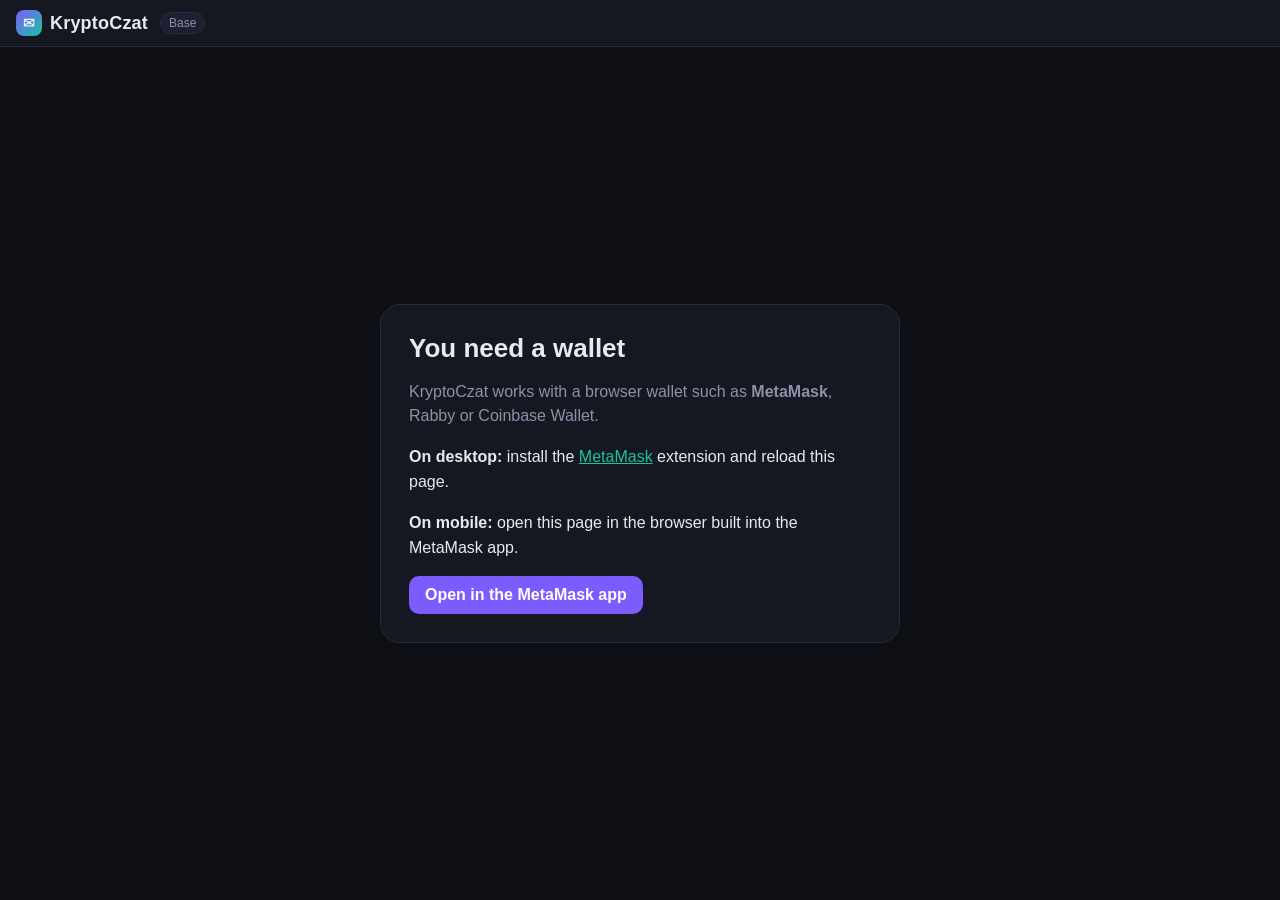
<file: index.html>
<!DOCTYPE html>
<html lang="en">
<head>
<meta charset="utf-8">
<meta name="viewport" content="width=device-width, initial-scale=1, viewport-fit=cover">
<title>KryptoCzat – wallet-to-wallet messages</title>
<meta name="description" content="Send an encrypted message to any crypto wallet address. Base network, paid in USDC.">
<meta name="theme-color" content="#151821">
<link rel="icon" href="data:image/svg+xml,%3Csvg xmlns='http://www.w3.org/2000/svg' viewBox='0 0 32 32'%3E%3Crect width='32' height='32' rx='8' fill='%237c5cff'/%3E%3Cpath d='M8 10h16v10H14l-5 4v-4H8z' fill='white'/%3E%3C/svg%3E">
<link rel="stylesheet" href="css/style.css">
</head>
<body>
<header class="top">
  <div class="logo"><span class="dot">✉</span>KryptoCzat</div>
  <span class="badge" id="netBadge">Base</span>
  <span class="spacer"></span>
  <div id="topUser" class="hidden" style="display:flex;align-items:center;gap:8px">
    <span class="muted hide-sm" id="usdcBal" style="font-size:13px"></span>
    <div class="chip" id="accountChip" title="Your wallet"><span class="avatar" id="meAvatar"></span><span class="mono addr-text" id="meAddr"></span></div>
    <div class="top-actions">
      <button class="ghost small" id="btnMyLink" title="Copy a link people can use to message you">🔗<span class="hide-sm"> My link</span></button>
      <button class="ghost small hidden" id="btnAdmin">⚙<span class="hide-sm"> Admin</span></button>
    </div>
  </div>
</header>

<!-- loading -->
<section class="center" id="scrLoading"><div class="muted"><span class="spinner"></span>Loading…</div></section>

<!-- no wallet -->
<section class="center hidden" id="scrNoWallet">
  <div class="card">
    <h1>You need a wallet</h1>
    <p class="muted">KryptoCzat works with a browser wallet such as <b>MetaMask</b>, Rabby or Coinbase Wallet.</p>
    <p><b>On desktop:</b> install the <a href="https://metamask.io/download/" target="_blank" rel="noopener">MetaMask</a> extension and reload this page.</p>
    <p><b>On mobile:</b> open this page in the browser built into the MetaMask app.</p>
    <a id="mmDeepLink" href="#"><button>Open in the MetaMask app</button></a>
  </div>
</section>

<!-- contract not deployed yet -->
<section class="center hidden" id="scrNotDeployed">
  <div class="card">
    <h1>KryptoCzat is not live yet</h1>
    <p class="muted">The KryptoCzat contract has not been deployed on <b class="netName"></b> yet. Launching is a one-time step that takes a minute.</p>
    <a id="setupLink" href="setup.html"><button>Go to setup</button></a>
  </div>
</section>

<!-- connect wallet -->
<section class="center hidden" id="scrConnect">
  <div class="card">
    <h1>Wallet-to-wallet messages</h1>
    <p class="muted">Message any address on Base. Messages are end-to-end encrypted and stored on-chain – only the sender and the recipient can read them.</p>
    <div class="prices">
      <div class="price"><span class="muted">Send</span><b id="pPrice">0,50 USDC</b></div>
      <div class="price"><span class="muted">Read</span><b>free</b></div>
    </div>
    <button id="btnConnect" style="width:100%">Connect wallet</button>
    <ol class="steps">
      <li>Connect your wallet (MetaMask) – Base is selected automatically.</li>
      <li>Sign a message to unlock your inbox (free).</li>
      <li>To send, you need some USDC and a little ETH for gas on Base.</li>
    </ol>
  </div>
</section>

<!-- unlock -->
<section class="center hidden" id="scrUnlock">
  <div class="card">
    <h1>Unlock your inbox</h1>
    <p class="muted">Your wallet will ask for a signature. It is free and sends no transaction – the signature restores your private encryption key. You sign again on each visit.</p>
    <button id="btnUnlock" style="width:100%">Sign and unlock</button>
    <p class="muted" style="font-size:13px;margin-bottom:0">Connected: <span class="mono" id="unlockAddr"></span></p>
  </div>
</section>

<!-- app -->
<main class="app hidden" id="scrApp">
  <aside class="sidebar">
    <div class="side-head">
      <button id="btnNew" style="flex:1">＋ New chat</button>
      <button class="ghost" id="btnRefresh" title="Refresh">⟳</button>
    </div>
    <div class="newchat hidden" id="newChat">
      <input id="newAddr" placeholder="Wallet address 0x…" autocomplete="off" spellcheck="false">
      <div class="row"><button class="small" id="newGo" style="flex:1">Open chat</button><button class="ghost small" id="newCancel">Cancel</button></div>
    </div>
    <div id="keyBanner" class="banner hidden">
      Your inbox is not activated yet – others can only send you public messages. It activates automatically with your first message, or right now (gas only, a fraction of a cent).
      <br><button class="small teal" id="btnActivate">Activate inbox</button>
    </div>
    <div class="convos" id="convos"></div>
  </aside>
  <section class="chat" id="chat">
    <div class="placeholder" id="chatPlaceholder">Pick a chat or start a new one.<br>Share “My link” so people can easily message you.</div>
    <div class="chat-head hidden" id="chatHead">
      <button class="ghost small back" id="btnBack">←</button>
      <span class="avatar" id="peerAvatar"></span>
      <div style="min-width:0;flex:1">
        <div class="title mono" id="peerAddr"></div>
        <div class="sub" id="peerSub"></div>
      </div>
      <button class="ghost small" id="btnCopyPeer" title="Copy address">⧉</button>
    </div>
    <div class="messages hidden" id="messages"></div>
    <div class="composer hidden" id="composer">
      <textarea id="msgInput" rows="1" placeholder="Write a message…" maxlength="2000"></textarea>
      <button class="send" id="btnSend">Send<span class="hide-sm"> · <span id="sendPriceLbl">0,50 USDC</span></span></button>
    </div>
    <div class="composer-info hidden" id="composerInfo"></div>
  </section>
</main>

<div class="toasts" id="toasts"></div>
<div id="modalRoot"></div>

<script src="lib/ethers.umd.min.js"></script>
<script src="lib/nacl-fast.min.js"></script>
<script src="js/config.js"></script>
<script src="js/chatcrypto.js"></script>
<script src="js/common.js"></script>
<script src="js/app.js"></script>
</body>
</html>
</file>
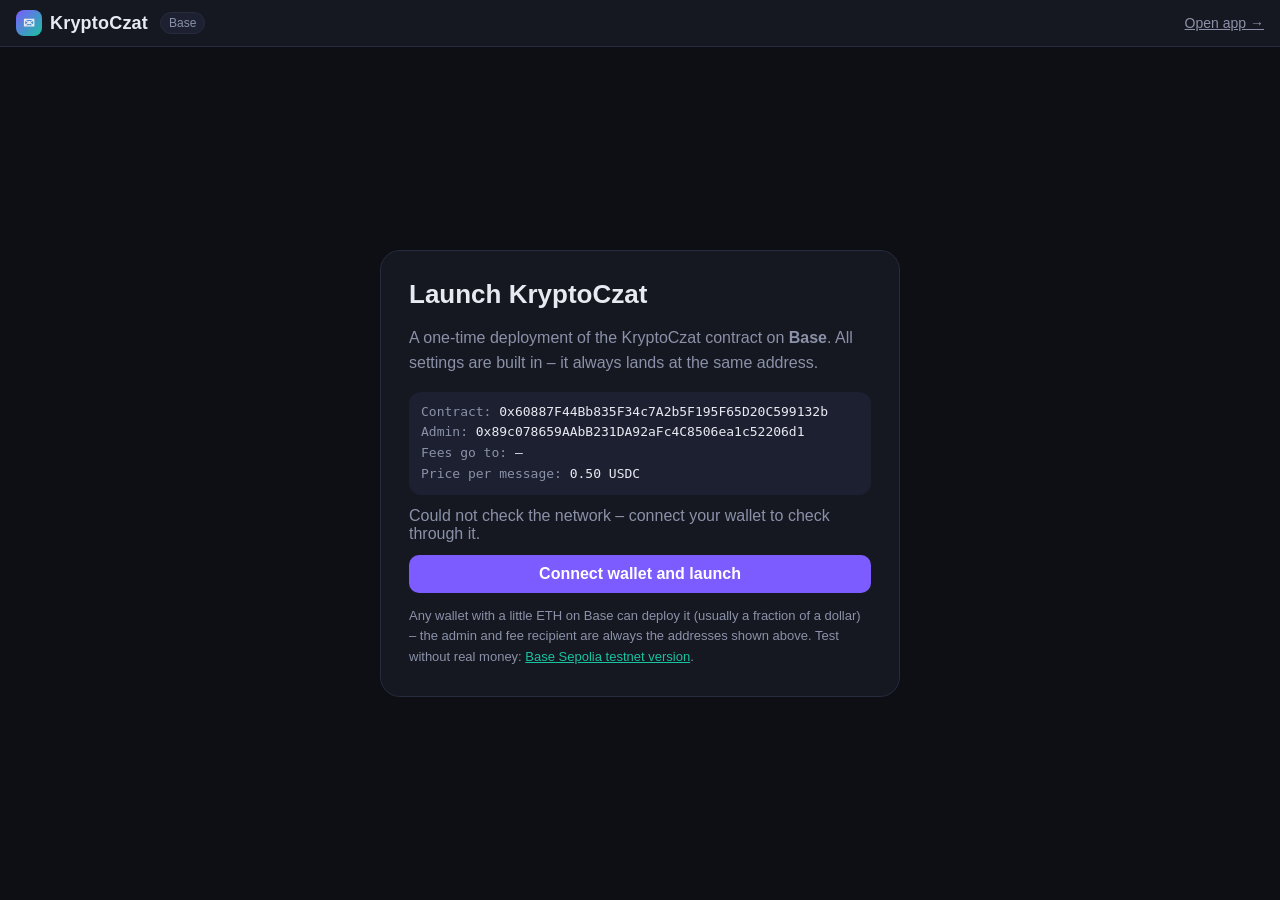
<file: setup.html>
<!DOCTYPE html>
<html lang="en">
<head>
<meta charset="utf-8">
<meta name="viewport" content="width=device-width, initial-scale=1">
<title>KryptoCzat – setup</title>
<meta name="robots" content="noindex">
<link rel="icon" href="data:image/svg+xml,%3Csvg xmlns='http://www.w3.org/2000/svg' viewBox='0 0 32 32'%3E%3Crect width='32' height='32' rx='8' fill='%237c5cff'/%3E%3Cpath d='M8 10h16v10H14l-5 4v-4H8z' fill='white'/%3E%3C/svg%3E">
<link rel="stylesheet" href="css/style.css">
</head>
<body>
<header class="top">
  <div class="logo"><span class="dot">✉</span>KryptoCzat</div>
  <span class="badge" id="netBadge">Base</span>
  <span class="spacer"></span>
  <a href="index.html" id="homeLink" class="muted" style="font-size:14px">Open app →</a>
</header>
<section class="center">
  <div class="card">
    <h1>Launch KryptoCzat</h1>
    <p class="muted">A one-time deployment of the KryptoCzat contract on <b id="netName"></b>. All settings are built in – it always lands at the same address.</p>
    <div class="stat mono" style="font-size:13px;word-break:break-all">
      <div><span class="muted">Contract:</span> <span id="cAddr"></span></div>
      <div><span class="muted">Admin:</span> <span id="cAdmin"></span></div>
      <div><span class="muted">Fees go to:</span> <span id="cTreasury"></span></div>
      <div><span class="muted">Price per message:</span> 0.50 USDC</div>
    </div>
    <div id="status" class="muted" style="margin:12px 0">Checking…</div>
    <button id="btnDeploy" style="width:100%" class="hidden">Connect wallet and launch</button>
    <a id="openApp" class="hidden" href="index.html"><button class="teal" style="width:100%">Open KryptoCzat</button></a>
    <p class="muted" style="font-size:13px;line-height:1.6;margin-bottom:0">Any wallet with a little ETH on Base can deploy it (usually a fraction of a dollar) – the admin and fee recipient are always the addresses shown above.
      Test without real money: <a id="testLink" href="setup.html?net=84532">Base Sepolia testnet version</a>.</p>
  </div>
</section>
<div class="toasts" id="toasts"></div>
<div id="modalRoot"></div>
<script src="lib/ethers.umd.min.js"></script>
<script src="js/config.js"></script>
<script src="js/deploy-data.js"></script>
<script src="js/common.js"></script>
<script src="js/setup.js"></script>
</body>
</html>
</file>
<file: css/style.css>
:root {
  --bg: #0d0f14;
  --panel: #151821;
  --panel-2: #1c2030;
  --line: #262b3d;
  --text: #e8eaf2;
  --muted: #8b91a8;
  --accent: #7c5cff;
  --accent-2: #19c2a0;
  --warn: #ffb547;
  --danger: #ff5c7a;
  --bubble-out: #3b2f8f;
  --bubble-in: #20253a;
  --radius: 14px;
  font-family: -apple-system, BlinkMacSystemFont, "Segoe UI", Roboto, Inter, "Helvetica Neue", Arial, sans-serif;
  color-scheme: dark;
}
* { box-sizing: border-box; }
html, body { margin: 0; height: 100%; background: var(--bg); color: var(--text); }
body { display: flex; flex-direction: column; min-height: 100vh; }
a { color: var(--accent-2); }
button {
  font: inherit; cursor: pointer; border: 0; border-radius: 10px; padding: 10px 16px;
  background: var(--accent); color: #fff; font-weight: 600; transition: filter .15s, opacity .15s;
}
button:hover { filter: brightness(1.12); }
button:disabled { opacity: .45; cursor: not-allowed; filter: none; }
button.ghost { background: transparent; border: 1px solid var(--line); color: var(--text); font-weight: 500; }
button.small { padding: 6px 10px; font-size: 13px; }
button.teal { background: var(--accent-2); color: #04211b; }
input, textarea {
  font: inherit; color: var(--text); background: var(--panel-2); border: 1px solid var(--line);
  border-radius: 10px; padding: 10px 12px; width: 100%; outline: none;
}
input:focus, textarea:focus { border-color: var(--accent); }
textarea { resize: none; }
.hidden { display: none !important; }
.muted { color: var(--muted); }
.mono { font-family: ui-monospace, SFMono-Regular, Menlo, Consolas, monospace; }

/* nagłówek */
header.top {
  display: flex; align-items: center; gap: 12px; padding: 10px 16px;
  border-bottom: 1px solid var(--line); background: var(--panel); position: sticky; top: 0; z-index: 5;
}
.logo { font-weight: 800; font-size: 18px; letter-spacing: .2px; display: flex; align-items: center; gap: 8px; }
.logo .dot { width: 26px; height: 26px; border-radius: 8px; background: linear-gradient(135deg, var(--accent), var(--accent-2)); display: inline-grid; place-items: center; font-size: 14px; }
.badge { font-size: 12px; padding: 3px 8px; border-radius: 999px; background: var(--panel-2); border: 1px solid var(--line); color: var(--muted); }
.spacer { flex: 1; }
.chip { display: flex; align-items: center; gap: 8px; background: var(--panel-2); border: 1px solid var(--line); border-radius: 999px; padding: 4px 10px 4px 4px; font-size: 13px; }
.top-actions { display: flex; gap: 6px; }

/* ekrany powitalne */
.center { flex: 1; display: grid; place-items: center; padding: 24px; }
.card { background: var(--panel); border: 1px solid var(--line); border-radius: 20px; padding: 28px; max-width: 520px; width: 100%; }
.card h1 { margin: 0 0 8px; font-size: 26px; }
.card p { line-height: 1.55; }
.prices { display: flex; gap: 10px; margin: 18px 0; }
.price { flex: 1; background: var(--panel-2); border: 1px solid var(--line); border-radius: 14px; padding: 12px; }
.price b { display: block; font-size: 20px; margin-top: 2px; }
.steps { margin: 12px 0 0; padding-left: 18px; color: var(--muted); line-height: 1.7; font-size: 14px; }

/* aplikacja */
.app { flex: 1; display: grid; grid-template-columns: 320px 1fr; min-height: 0; height: calc(100vh - 57px); }
.sidebar { border-right: 1px solid var(--line); background: var(--panel); display: flex; flex-direction: column; min-height: 0; }
.side-head { padding: 12px; display: flex; gap: 8px; border-bottom: 1px solid var(--line); }
.newchat { padding: 12px; border-bottom: 1px solid var(--line); display: flex; flex-direction: column; gap: 8px; }
.convos { overflow-y: auto; flex: 1; }
.convo { display: flex; gap: 10px; padding: 12px; cursor: pointer; border-bottom: 1px solid rgba(255,255,255,.03); align-items: center; }
.convo:hover { background: var(--panel-2); }
.convo.active { background: #232842; }
.convo .meta { flex: 1; min-width: 0; }
.convo .name { font-weight: 600; font-size: 14px; display: flex; justify-content: space-between; gap: 6px; }
.convo .last { font-size: 13px; color: var(--muted); white-space: nowrap; overflow: hidden; text-overflow: ellipsis; margin-top: 2px; }
.convo .count { background: var(--accent-2); color: #04211b; font-size: 11px; font-weight: 800; border-radius: 999px; padding: 2px 7px; }
.avatar { width: 38px; height: 38px; border-radius: 50%; flex: none; }
.chip .avatar { width: 24px; height: 24px; }
.empty { padding: 30px 18px; text-align: center; color: var(--muted); font-size: 14px; line-height: 1.6; }

.chat { display: flex; flex-direction: column; min-height: 0; min-width: 0; }
.chat-head { padding: 12px 16px; border-bottom: 1px solid var(--line); display: flex; align-items: center; gap: 10px; background: var(--panel); }
.chat-head .back { display: none; }
.chat-head .title { font-weight: 700; }
.chat-head .sub { font-size: 12px; color: var(--muted); }
.unlock-all { margin: 10px 16px 0; padding: 10px 12px; border-radius: 12px; background: rgba(25,194,160,.08); border: 1px solid rgba(25,194,160,.3); display: flex; align-items: center; gap: 10px; font-size: 14px; }
.messages { flex: 1; overflow-y: auto; padding: 16px; display: flex; flex-direction: column; gap: 10px; }
.msg { max-width: min(72%, 560px); padding: 10px 13px; border-radius: 16px; line-height: 1.45; font-size: 15px; white-space: pre-wrap; word-wrap: break-word; position: relative; }
.msg.out { align-self: flex-end; background: var(--bubble-out); border-bottom-right-radius: 4px; }
.msg.in { align-self: flex-start; background: var(--bubble-in); border-bottom-left-radius: 4px; }
.msg .time { display: block; font-size: 11px; color: rgba(232,234,242,.55); margin-top: 4px; text-align: right; }
.msg.locked { background: linear-gradient(135deg, #1f2a3d, #2a2150); border: 1px dashed #4a4f73; }
.msg.locked .lock-row { display: flex; align-items: center; gap: 10px; }
.msg.locked .lock-icon { font-size: 22px; }
.msg.pending { opacity: .7; }
.msg .warn { color: var(--warn); font-size: 12px; display: block; margin-top: 4px; }
.composer { border-top: 1px solid var(--line); padding: 12px; display: flex; gap: 10px; align-items: flex-end; background: var(--panel); }
.composer textarea { min-height: 46px; max-height: 160px; }
.composer .send { white-space: nowrap; }
.composer-info { font-size: 12px; color: var(--muted); padding: 0 14px 10px; background: var(--panel); }
.placeholder { flex: 1; display: grid; place-items: center; color: var(--muted); text-align: center; padding: 30px; line-height: 1.6; }
.banner { margin: 10px 12px 0; padding: 10px 12px; border-radius: 12px; background: rgba(124,92,255,.1); border: 1px solid rgba(124,92,255,.35); font-size: 13px; line-height: 1.5; }
.banner button { margin-top: 8px; }

/* modal + toast */
.modal-bg { position: fixed; inset: 0; background: rgba(0,0,0,.6); display: grid; place-items: center; z-index: 50; padding: 16px; }
.modal { background: var(--panel); border: 1px solid var(--line); border-radius: 18px; padding: 22px; width: 100%; max-width: 460px; max-height: 90vh; overflow: auto; }
.modal h2 { margin: 0 0 14px; font-size: 20px; }
.field { margin-bottom: 12px; }
.field label { display: block; font-size: 13px; color: var(--muted); margin-bottom: 5px; }
.row { display: flex; gap: 8px; align-items: center; }
.stat { background: var(--panel-2); border-radius: 12px; padding: 10px 12px; margin-bottom: 12px; font-size: 14px; line-height: 1.6; }
.toasts { position: fixed; top: 66px; left: 50%; transform: translateX(-50%); display: flex; flex-direction: column; gap: 8px; z-index: 100; width: min(92vw, 460px); }
.toast { background: #222842; border: 1px solid var(--line); border-radius: 12px; padding: 12px 14px; font-size: 14px; box-shadow: 0 10px 30px rgba(0,0,0,.4); line-height: 1.45; }
.toast.err { border-color: var(--danger); background: #3a1b26; }
.toast.ok { border-color: var(--accent-2); }
.spinner { width: 14px; height: 14px; border: 2px solid rgba(255,255,255,.3); border-top-color: #fff; border-radius: 50%; display: inline-block; animation: spin .8s linear infinite; vertical-align: -2px; margin-right: 6px; }
@keyframes spin { to { transform: rotate(360deg); } }

@media (max-width: 760px) {
  .app { grid-template-columns: 1fr; height: calc(100vh - 57px); }
  .app .chat { display: none; }
  .app.show-chat .sidebar { display: none; }
  .app.show-chat .chat { display: flex; }
  .chat-head .back { display: inline-block; }
  .msg { max-width: 86%; }
  .chip .addr-text, .hide-sm { display: none; }
  header.top { padding: 10px; gap: 8px; }
}
</file>
